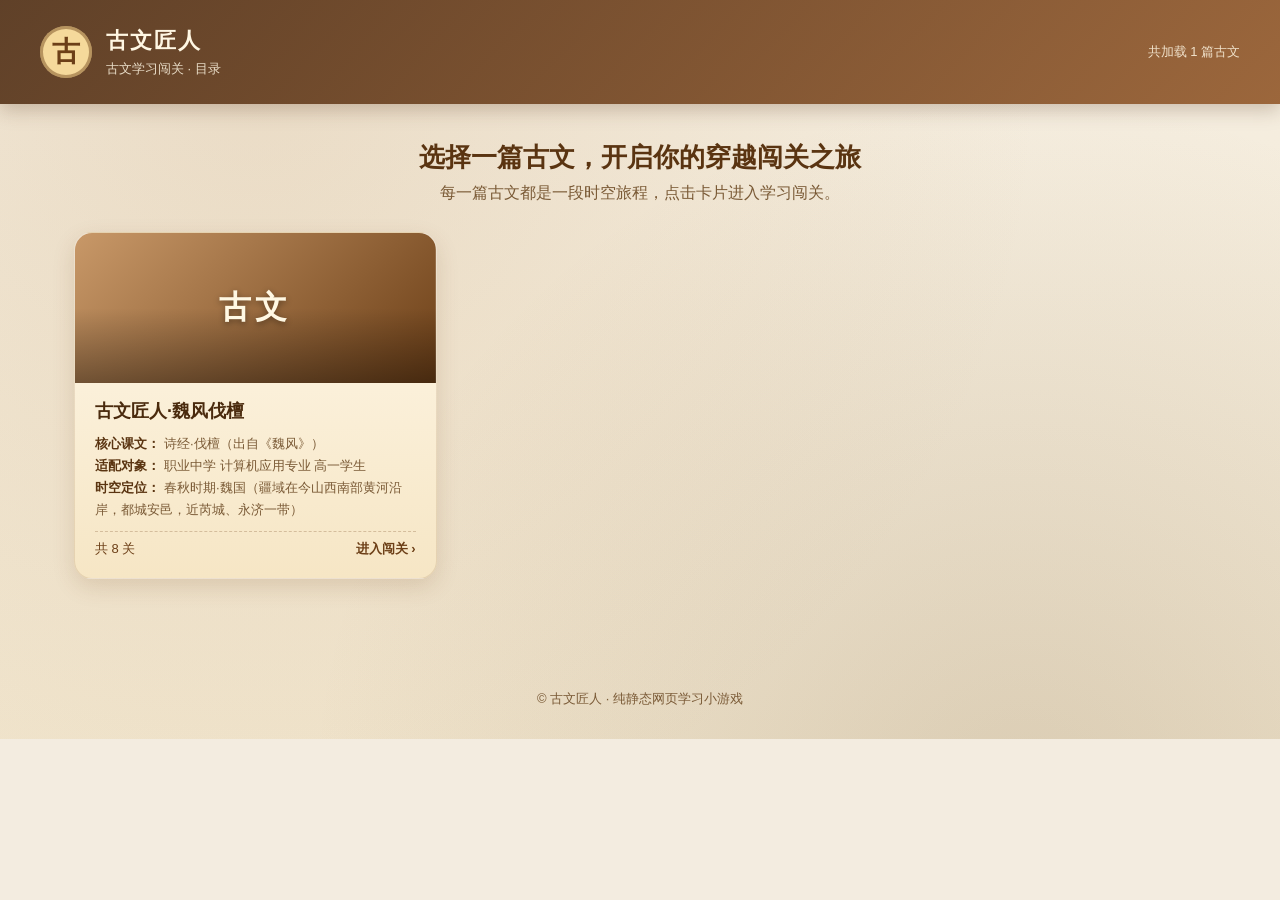
<file: index.html>
<!DOCTYPE html>
<html lang="zh-CN">
<head>
    <meta charset="UTF-8" />
    <meta name="viewport" content="width=device-width, initial-scale=1.0, user-scalable=no" />
    <title>古文匠人 · 学习闯关目录</title>
    <link rel="stylesheet" href="css/style.css" />
</head>
<body class="page-index">
    <header class="site-header">
        <div class="brand">
            <span class="brand-mark">古</span>
            <div class="brand-text">
                <h1>古文匠人</h1>
                <p>古文学习闯关 · 目录</p>
            </div>
        </div>
        <div class="header-tip" id="loadStatus">正在加载古文目录...</div>
    </header>

    <main class="catalog-wrap">
        <section class="catalog-intro">
            <h2>选择一篇古文，开启你的穿越闯关之旅</h2>
            <p>每一篇古文都是一段时空旅程，点击卡片进入学习闯关。</p>
        </section>

        <section class="catalog-grid" id="catalogGrid"></section>

        <section class="catalog-empty hidden" id="catalogEmpty">
            <h3>暂未加载到古文目录</h3>
            <p>请确认 <code>data/articles.xlsx</code> 是否存在，并通过本地服务或 Gitee Pages 访问网页。</p>
        </section>
    </main>

    <footer class="site-footer">
        <p>© 古文匠人 · 纯静态网页学习小游戏</p>
    </footer>

    <script src="libs/xlsx.full.min.js"></script>
    <script src="js/excel-loader.js"></script>
    <script src="js/index.js"></script>
</body>
</html>
</file>
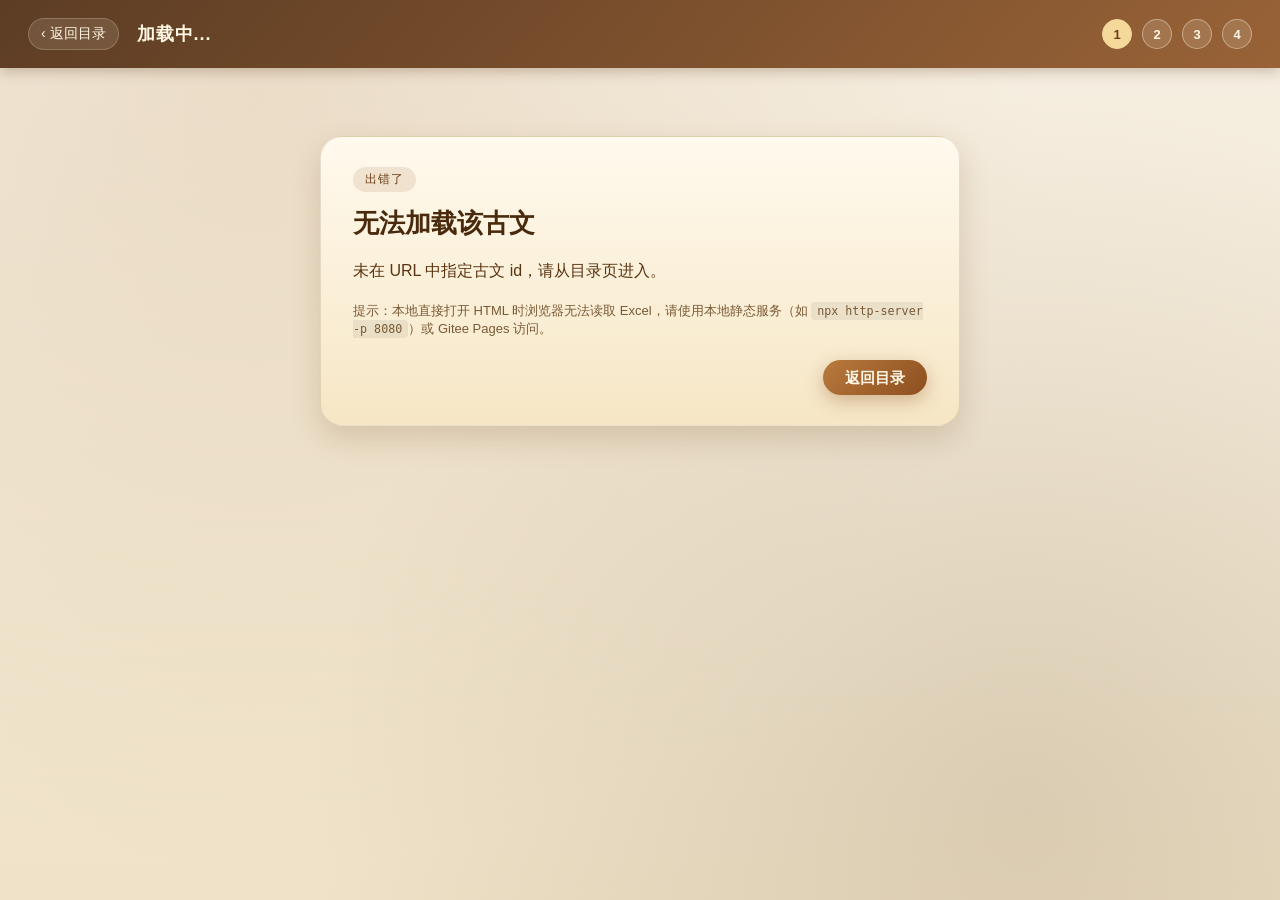
<file: detail.html>
<!DOCTYPE html>
<html lang="zh-CN">
<head>
    <meta charset="UTF-8" />
    <meta name="viewport" content="width=device-width, initial-scale=1.0, user-scalable=no" />
    <title>古文匠人 · 学习闯关</title>
    <link rel="stylesheet" href="css/style.css" />
</head>
<body class="page-detail">
    <header class="detail-header">
        <a class="back-link" href="index.html">‹ 返回目录</a>
        <h1 id="gameTitle">加载中...</h1>
        <div class="step-indicator" id="stepIndicator">
            <span class="step-dot active" data-step="1">1</span>
            <span class="step-dot" data-step="2">2</span>
            <span class="step-dot" data-step="3">3</span>
            <span class="step-dot" data-step="4">4</span>
        </div>
    </header>

    <main class="detail-main">
        <!-- 展示1：基本信息 -->
        <section class="stage stage-info active" data-step="1">
            <div class="stage-card">
                <div class="stage-tag">展示 1 · 游戏基本信息</div>
                <h2 id="infoName">—</h2>
                <ul class="info-list">
                    <li><span class="label">适配对象</span><span class="value" id="infoAudience">—</span></li>
                    <li><span class="label">核心课文</span><span class="value" id="infoText">—</span></li>
                    <li><span class="label">时空定位</span><span class="value" id="infoTime">—</span></li>
                    <li><span class="label">玩法</span><span class="value" id="infoPlay">—</span></li>
                </ul>
                <div class="stage-actions">
                    <span class="auto-tip">10 秒后自动进入下一步</span>
                    <button class="btn btn-primary" data-go-step="2">立即进入游戏序</button>
                </div>
            </div>
        </section>

        <!-- 展示2：游戏序 -->
        <section class="stage stage-intro" data-step="2">
            <div class="stage-card">
                <div class="stage-tag">展示 2 · 游戏序</div>
                <p class="intro-text" id="introText">—</p>
                <div class="stage-actions">
                    <span class="auto-tip">10 秒后自动进入闯关</span>
                    <button class="btn btn-primary" data-go-step="3">开始闯关</button>
                </div>
            </div>
        </section>

        <!-- 展示3：视频节点闯关 -->
        <section class="stage stage-video" data-step="3">
            <div class="stage-card stage-card-wide">
                <div class="stage-tag">展示 3 · 视频闯关</div>
                <div class="video-wrap">
                    <video id="gameVideo" controls preload="metadata" playsinline></video>
                    <div class="video-cover hidden" id="videoCover">
                        <p>请点击开始播放视频，遇到节点会自动暂停弹题</p>
                        <button class="btn btn-primary" id="btnPlay">开始播放</button>
                    </div>
                </div>
                <div class="checkpoints" id="checkpoints"></div>
                <div class="stage-actions">
                    <button class="btn btn-ghost" id="btnRestartVideo">重新播放</button>
                    <button class="btn btn-primary" data-go-step="4" id="btnFinishVideo">查看总结</button>
                </div>
            </div>
        </section>

        <!-- 展示4：总结 -->
        <section class="stage stage-summary" data-step="4">
            <div class="stage-card">
                <div class="stage-tag">展示 4 · 总结</div>
                <div class="summary-reward hidden" id="summaryReward"></div>
                <p class="summary-text" id="summaryText">—</p>
                <div class="stage-actions">
                    <a class="btn btn-ghost" href="index.html">返回目录</a>
                    <button class="btn btn-primary" data-go-step="3">回看视频</button>
                </div>
            </div>
        </section>
    </main>

    <!-- 答题弹窗 -->
    <div class="modal-mask hidden" id="quizModal">
        <div class="modal">
            <div class="modal-head">
                <h3 id="quizTitle">关卡题目</h3>
                <span class="modal-sub" id="quizSubtitle"></span>
            </div>
            <div class="modal-body">
                <div class="quiz-task" id="quizTask"></div>
                <div class="quiz-question" id="quizQuestion"></div>
                <div class="quiz-options" id="quizOptions"></div>
                <div class="quiz-feedback hidden" id="quizFeedback"></div>
            </div>
            <div class="modal-foot">
                <button class="btn btn-primary" id="btnSubmitAnswer">提交答案</button>
            </div>
        </div>
    </div>

    <!-- 通用提示弹窗 -->
    <div class="toast hidden" id="toast"></div>

    <script src="libs/xlsx.full.min.js"></script>
    <script src="js/excel-loader.js"></script>
    <script src="js/detail.js"></script>
</body>
</html>
</file>
<file: css/style.css>
/* ===== 全局样式 ===== */
*,
*::before,
*::after {
    box-sizing: border-box;
}

html,
body {
    margin: 0;
    padding: 0;
    font-family: "PingFang SC", "Microsoft YaHei", "Hiragino Sans GB", "Segoe UI", sans-serif;
    color: #2c2418;
    background: #f3ece0;
    min-height: 100%;
}

body {
    background-image:
        radial-gradient(circle at 20% 10%, rgba(186, 142, 88, 0.18), transparent 60%),
        radial-gradient(circle at 80% 90%, rgba(96, 70, 38, 0.15), transparent 55%),
        linear-gradient(180deg, #f6efe2 0%, #efe2c8 100%);
    background-attachment: fixed;
}

a {
    color: inherit;
    text-decoration: none;
}

button {
    font: inherit;
    cursor: pointer;
}

.hidden {
    display: none !important;
}

code {
    background: rgba(0, 0, 0, 0.06);
    padding: 2px 6px;
    border-radius: 4px;
    font-size: 0.9em;
}

/* ===== 通用按钮 ===== */
.btn {
    display: inline-flex;
    align-items: center;
    justify-content: center;
    gap: 6px;
    padding: 10px 22px;
    border: none;
    border-radius: 999px;
    font-size: 15px;
    font-weight: 600;
    transition: transform 0.15s ease, box-shadow 0.2s ease, background 0.2s ease;
    line-height: 1;
}

.btn-primary {
    background: linear-gradient(135deg, #b97a3d, #8c4f1f);
    color: #fff8e8;
    box-shadow: 0 6px 18px rgba(140, 79, 31, 0.35);
}

.btn-primary:hover {
    transform: translateY(-1px);
    box-shadow: 0 10px 22px rgba(140, 79, 31, 0.4);
}

.btn-ghost {
    background: rgba(140, 79, 31, 0.08);
    color: #6c3f17;
    border: 1px solid rgba(140, 79, 31, 0.25);
}

.btn-ghost:hover {
    background: rgba(140, 79, 31, 0.18);
}

/* ===== 目录页 ===== */
.site-header {
    display: flex;
    align-items: center;
    justify-content: space-between;
    padding: 26px 40px;
    background: linear-gradient(135deg, rgba(80, 47, 22, 0.9), rgba(140, 79, 31, 0.85));
    color: #fff7e3;
    box-shadow: 0 6px 18px rgba(80, 47, 22, 0.25);
}

.brand {
    display: flex;
    align-items: center;
    gap: 14px;
}

.brand-mark {
    width: 52px;
    height: 52px;
    border-radius: 50%;
    background: #f5d99b;
    color: #6c3f17;
    display: grid;
    place-items: center;
    font-size: 28px;
    font-weight: 700;
    box-shadow: inset 0 0 0 3px rgba(108, 63, 23, 0.45);
}

.brand-text h1 {
    margin: 0;
    font-size: 22px;
    letter-spacing: 2px;
}

.brand-text p {
    margin: 4px 0 0;
    font-size: 13px;
    color: rgba(255, 247, 227, 0.85);
}

.header-tip {
    font-size: 13px;
    color: rgba(255, 247, 227, 0.85);
}

.catalog-wrap {
    max-width: 1180px;
    margin: 0 auto;
    padding: 36px 24px 80px;
}

.catalog-intro {
    text-align: center;
    margin-bottom: 28px;
}

.catalog-intro h2 {
    margin: 0;
    font-size: 26px;
    color: #5a3411;
}

.catalog-intro p {
    margin: 8px 0 0;
    color: #7a5a36;
}

.catalog-grid {
    display: grid;
    grid-template-columns: repeat(auto-fill, minmax(280px, 1fr));
    gap: 22px;
}

.catalog-card {
    background: linear-gradient(180deg, #fff8ea 0%, #f6e6c5 100%);
    border-radius: 18px;
    padding: 0;
    box-shadow: 0 8px 22px rgba(108, 63, 23, 0.15);
    border: 1px solid rgba(108, 63, 23, 0.12);
    overflow: hidden;
    cursor: pointer;
    transition: transform 0.2s ease, box-shadow 0.2s ease;
    display: flex;
    flex-direction: column;
}

.catalog-card:hover {
    transform: translateY(-4px);
    box-shadow: 0 18px 36px rgba(108, 63, 23, 0.22);
}

.catalog-card .card-cover {
    height: 150px;
    background: linear-gradient(135deg, #c89868, #6c3f17);
    background-size: cover;
    background-position: center;
    color: #fff8e3;
    display: grid;
    place-items: center;
    font-size: 32px;
    font-weight: 700;
    letter-spacing: 4px;
    position: relative;
}

.catalog-card .card-cover::after {
    content: "";
    position: absolute;
    inset: 0;
    background: linear-gradient(180deg, rgba(0, 0, 0, 0) 50%, rgba(0, 0, 0, 0.35));
}

.catalog-card .card-cover span {
    position: relative;
    z-index: 1;
    text-shadow: 0 2px 6px rgba(0, 0, 0, 0.4);
}

.catalog-card .card-body {
    padding: 16px 20px 20px;
    display: flex;
    flex-direction: column;
    gap: 10px;
    flex: 1;
}

.catalog-card .card-title {
    font-size: 18px;
    font-weight: 700;
    color: #4a2a0d;
    margin: 0;
}

.catalog-card .card-meta {
    font-size: 13px;
    color: #7a5a36;
    line-height: 1.7;
}

.catalog-card .card-meta strong {
    color: #5a3411;
    margin-right: 4px;
}

.catalog-card .card-foot {
    display: flex;
    justify-content: space-between;
    align-items: center;
    margin-top: auto;
    padding-top: 8px;
    border-top: 1px dashed rgba(108, 63, 23, 0.25);
    font-size: 13px;
    color: #6c3f17;
}

.catalog-card .card-go {
    font-weight: 700;
}

.catalog-empty {
    text-align: center;
    padding: 60px 20px;
    color: #7a5a36;
}

.site-footer {
    text-align: center;
    padding: 18px;
    color: #7a5a36;
    font-size: 13px;
}

/* ===== 详情页 ===== */
.page-detail {
    min-height: 100vh;
    display: flex;
    flex-direction: column;
}

.detail-header {
    padding: 18px 28px;
    background: linear-gradient(135deg, rgba(80, 47, 22, 0.92), rgba(140, 79, 31, 0.88));
    color: #fff7e3;
    display: flex;
    align-items: center;
    gap: 18px;
    box-shadow: 0 4px 12px rgba(80, 47, 22, 0.25);
}

.back-link {
    color: #fff7e3;
    font-size: 14px;
    padding: 6px 12px;
    border-radius: 999px;
    background: rgba(255, 247, 227, 0.12);
    border: 1px solid rgba(255, 247, 227, 0.2);
}

.back-link:hover {
    background: rgba(255, 247, 227, 0.24);
}

.detail-header h1 {
    flex: 1;
    margin: 0;
    font-size: 18px;
    letter-spacing: 1px;
}

.step-indicator {
    display: flex;
    gap: 10px;
}

.step-dot {
    width: 30px;
    height: 30px;
    border-radius: 50%;
    background: rgba(255, 247, 227, 0.15);
    border: 1px solid rgba(255, 247, 227, 0.4);
    color: #fff7e3;
    display: grid;
    place-items: center;
    font-size: 13px;
    font-weight: 700;
    transition: background 0.2s ease;
}

.step-dot.active {
    background: #f5d99b;
    color: #6c3f17;
    border-color: #f5d99b;
}

.step-dot.done {
    background: rgba(245, 217, 155, 0.6);
    color: #6c3f17;
}

.detail-main {
    flex: 1;
    padding: 28px 24px 60px;
    max-width: 1080px;
    width: 100%;
    margin: 0 auto;
    position: relative;
}

.stage {
    display: none;
    animation: fadeIn 0.3s ease;
}

.stage.active {
    display: block;
}

@keyframes fadeIn {
    from { opacity: 0; transform: translateY(8px); }
    to { opacity: 1; transform: translateY(0); }
}

.stage-card {
    background: linear-gradient(180deg, #fffaee 0%, #f6e6c5 100%);
    border-radius: 22px;
    padding: 30px 32px;
    box-shadow: 0 12px 30px rgba(108, 63, 23, 0.18);
    border: 1px solid rgba(108, 63, 23, 0.14);
}

.stage-card-wide {
    padding: 24px;
}

.stage-tag {
    display: inline-block;
    padding: 4px 12px;
    background: rgba(140, 79, 31, 0.12);
    color: #6c3f17;
    border-radius: 999px;
    font-size: 12px;
    margin-bottom: 14px;
    letter-spacing: 1px;
}

.stage-card h2 {
    margin: 0 0 16px;
    font-size: 26px;
    color: #4a2a0d;
}

.info-list {
    list-style: none;
    padding: 0;
    margin: 0 0 22px;
    display: grid;
    grid-template-columns: repeat(auto-fit, minmax(240px, 1fr));
    gap: 14px;
}

.info-list li {
    background: rgba(255, 248, 230, 0.8);
    border-radius: 12px;
    padding: 14px 16px;
    border: 1px solid rgba(108, 63, 23, 0.1);
}

.info-list .label {
    display: block;
    font-size: 12px;
    color: #7a5a36;
    margin-bottom: 6px;
    letter-spacing: 1px;
}

.info-list .value {
    font-size: 15px;
    color: #3b2410;
    line-height: 1.6;
    word-break: break-word;
}

.intro-text,
.summary-text {
    font-size: 17px;
    line-height: 2;
    color: #3b2410;
    background: rgba(255, 248, 230, 0.7);
    padding: 18px 20px;
    border-radius: 12px;
    border-left: 4px solid #b97a3d;
    white-space: pre-wrap;
}

.stage-actions {
    margin-top: 22px;
    display: flex;
    align-items: center;
    justify-content: flex-end;
    gap: 14px;
    flex-wrap: wrap;
}

.auto-tip {
    color: #7a5a36;
    font-size: 13px;
    margin-right: auto;
}

.summary-reward {
    margin-bottom: 16px;
    padding: 14px 18px;
    background: linear-gradient(135deg, #fff1c8, #f5d99b);
    border-radius: 12px;
    color: #6c3f17;
    border: 1px dashed #b97a3d;
    font-weight: 600;
}

/* ===== 视频区 ===== */
.video-wrap {
    position: relative;
    background: #000;
    border-radius: 14px;
    overflow: hidden;
    aspect-ratio: 16 / 9;
}

.video-wrap video {
    width: 100%;
    height: 100%;
    display: block;
    background: #000;
}

.video-cover {
    position: absolute;
    inset: 0;
    background: rgba(0, 0, 0, 0.55);
    color: #fff;
    display: flex;
    flex-direction: column;
    align-items: center;
    justify-content: center;
    gap: 14px;
    padding: 24px;
    text-align: center;
}

.checkpoints {
    margin-top: 16px;
    display: grid;
    grid-template-columns: repeat(auto-fill, minmax(140px, 1fr));
    gap: 10px;
}

.checkpoint {
    padding: 10px 12px;
    border-radius: 10px;
    background: rgba(255, 248, 230, 0.7);
    border: 1px solid rgba(108, 63, 23, 0.12);
    font-size: 13px;
    color: #5a3411;
    display: flex;
    align-items: center;
    gap: 8px;
}

.checkpoint .cp-icon {
    width: 22px;
    height: 22px;
    border-radius: 50%;
    background: #d8c39c;
    color: #6c3f17;
    display: grid;
    place-items: center;
    font-size: 12px;
    font-weight: 700;
}

.checkpoint.passed {
    background: linear-gradient(135deg, #fff1c8, #f5d99b);
    border-color: #b97a3d;
    color: #4a2a0d;
}

.checkpoint.passed .cp-icon {
    background: #b97a3d;
    color: #fff8e3;
}

.checkpoint.current {
    box-shadow: 0 0 0 2px #b97a3d;
}

/* ===== 答题弹窗 ===== */
.modal-mask {
    position: fixed;
    inset: 0;
    background: rgba(28, 18, 8, 0.55);
    display: flex;
    align-items: center;
    justify-content: center;
    z-index: 100;
    padding: 16px;
    animation: fadeIn 0.2s ease;
}

.modal {
    width: min(560px, 100%);
    background: #fffaee;
    border-radius: 18px;
    box-shadow: 0 20px 60px rgba(0, 0, 0, 0.3);
    overflow: hidden;
    border: 1px solid rgba(108, 63, 23, 0.18);
    animation: popIn 0.25s ease;
}

@keyframes popIn {
    from { opacity: 0; transform: translateY(10px) scale(0.96); }
    to { opacity: 1; transform: translateY(0) scale(1); }
}

.modal-head {
    padding: 18px 22px;
    background: linear-gradient(135deg, #6c3f17, #b97a3d);
    color: #fff8e3;
}

.modal-head h3 {
    margin: 0;
    font-size: 18px;
    letter-spacing: 1px;
}

.modal-sub {
    display: block;
    margin-top: 4px;
    font-size: 13px;
    opacity: 0.85;
}

.modal-body {
    padding: 20px 22px;
}

.quiz-task {
    background: rgba(140, 79, 31, 0.08);
    border-left: 3px solid #b97a3d;
    padding: 10px 12px;
    border-radius: 8px;
    color: #5a3411;
    font-size: 14px;
    margin-bottom: 14px;
    line-height: 1.7;
    white-space: pre-wrap;
}

.quiz-task:empty {
    display: none;
}

.quiz-question {
    font-size: 16px;
    color: #3b2410;
    line-height: 1.8;
    margin-bottom: 14px;
    white-space: pre-wrap;
}

.quiz-options {
    display: flex;
    flex-direction: column;
    gap: 10px;
}

.quiz-option {
    padding: 12px 14px;
    background: #f6e6c5;
    border: 1.5px solid transparent;
    border-radius: 10px;
    color: #3b2410;
    cursor: pointer;
    font-size: 15px;
    line-height: 1.6;
    text-align: left;
    transition: border-color 0.15s, background 0.15s;
}

.quiz-option:hover {
    border-color: #b97a3d;
}

.quiz-option.selected {
    border-color: #b97a3d;
    background: #f5d99b;
}

.quiz-option .opt-letter {
    display: inline-block;
    font-weight: 700;
    color: #6c3f17;
    margin-right: 8px;
}

/* 连线题 */
.match-area {
    display: grid;
    grid-template-columns: 1fr 1fr;
    gap: 20px;
}

.match-col {
    display: flex;
    flex-direction: column;
    gap: 8px;
}

.match-item {
    padding: 10px 12px;
    background: #f6e6c5;
    border-radius: 8px;
    border: 1.5px solid transparent;
    cursor: pointer;
    text-align: center;
    font-size: 14px;
    line-height: 1.5;
    transition: border-color 0.15s, background 0.15s;
}

.match-item:hover {
    border-color: #b97a3d;
}

.match-item.selected {
    border-color: #b97a3d;
    background: #f5d99b;
}

.match-item.matched {
    background: #e9d6a8;
    color: #5a3411;
    cursor: default;
}

.match-pairs {
    margin-top: 12px;
    font-size: 13px;
    color: #5a3411;
    line-height: 1.7;
}

/* 排序题 */
.sort-list {
    display: flex;
    flex-direction: column;
    gap: 8px;
}

.sort-item {
    padding: 10px 12px;
    background: #f6e6c5;
    border-radius: 8px;
    cursor: grab;
    font-size: 14px;
    display: flex;
    justify-content: space-between;
    align-items: center;
    border: 1.5px solid rgba(108, 63, 23, 0.12);
}

.sort-item.dragging {
    opacity: 0.5;
}

.sort-item .sort-handle {
    color: #7a5a36;
    font-size: 12px;
}

.sort-controls {
    display: flex;
    flex-direction: column;
    gap: 4px;
}

.sort-controls button {
    background: rgba(140, 79, 31, 0.08);
    border: none;
    border-radius: 4px;
    padding: 2px 8px;
    color: #6c3f17;
    font-size: 12px;
}

.quiz-feedback {
    margin-top: 16px;
    padding: 12px 14px;
    border-radius: 10px;
    line-height: 1.7;
    font-size: 14px;
    white-space: pre-wrap;
}

.quiz-feedback.success {
    background: #e3f3da;
    color: #2f5d20;
    border-left: 3px solid #5d9a3a;
}

.quiz-feedback.error {
    background: #fbe1d1;
    color: #8a3919;
    border-left: 3px solid #c25a2c;
}

.modal-foot {
    padding: 14px 22px 20px;
    display: flex;
    justify-content: flex-end;
    gap: 10px;
    background: rgba(108, 63, 23, 0.04);
}

/* ===== Toast ===== */
.toast {
    position: fixed;
    top: 30px;
    left: 50%;
    transform: translateX(-50%);
    background: rgba(28, 18, 8, 0.85);
    color: #fff7e3;
    padding: 10px 18px;
    border-radius: 999px;
    z-index: 200;
    font-size: 14px;
    box-shadow: 0 8px 22px rgba(0, 0, 0, 0.3);
    animation: fadeIn 0.2s ease;
}

/* ===== 响应式 ===== */
@media (max-width: 720px) {
    .site-header,
    .detail-header {
        padding: 16px 18px;
    }

    .brand-text h1 {
        font-size: 18px;
    }

    .header-tip {
        display: none;
    }

    .catalog-wrap {
        padding: 24px 16px 60px;
    }

    .catalog-intro h2 {
        font-size: 20px;
    }

    .stage-card {
        padding: 22px 18px;
    }

    .stage-card h2 {
        font-size: 20px;
    }

    .info-list {
        grid-template-columns: 1fr;
    }

    .auto-tip {
        margin-right: 0;
        width: 100%;
        text-align: center;
    }

    .stage-actions {
        justify-content: center;
    }

    .match-area {
        grid-template-columns: 1fr 1fr;
    }
}
</file>
